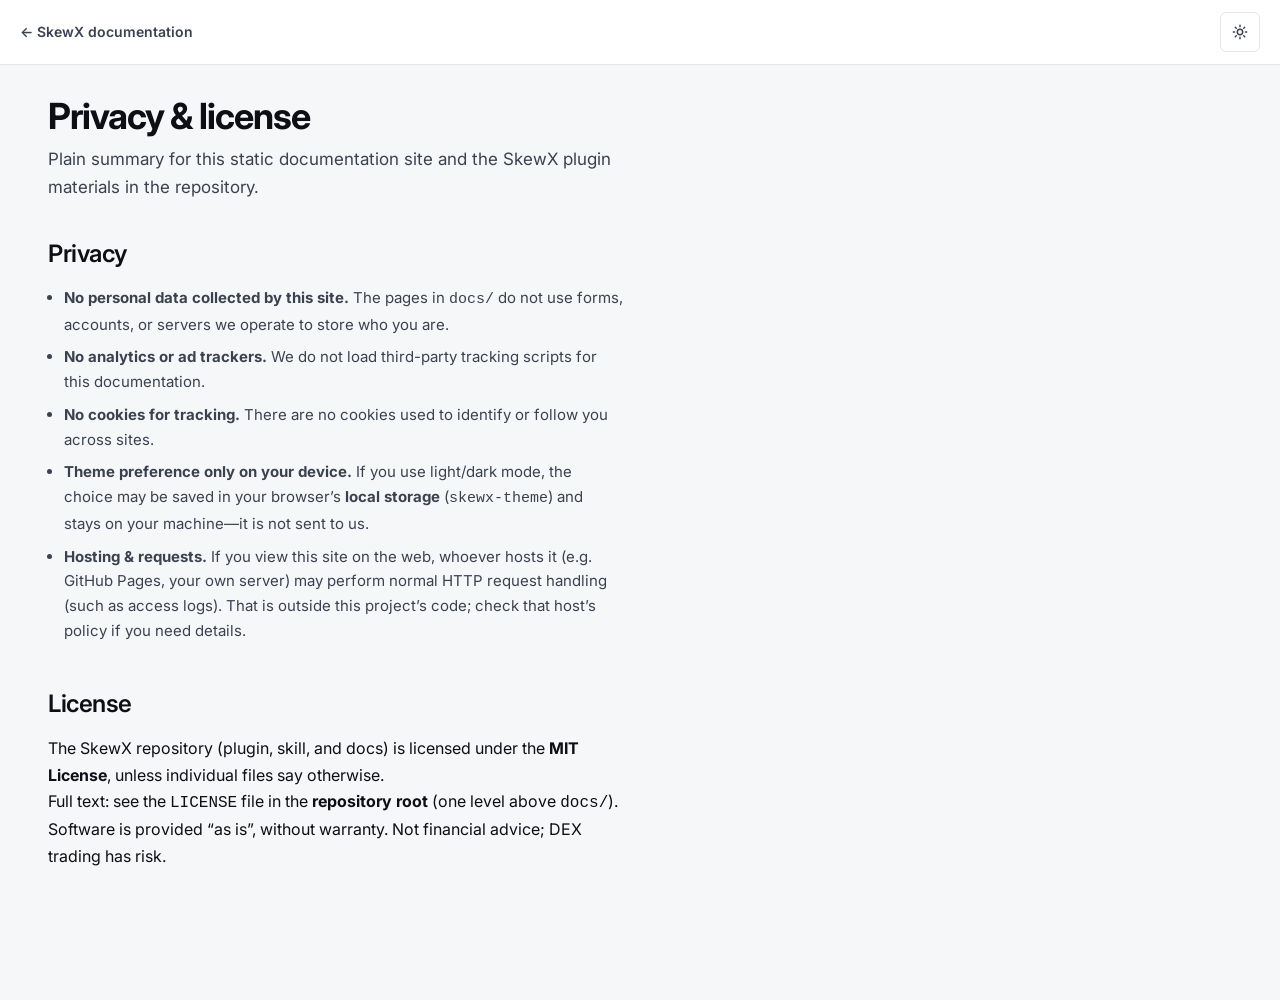
<file: docs/legal.html>
<!DOCTYPE html>
<html lang="en" data-theme="light">
<head>
  <meta charset="UTF-8" />
  <meta name="viewport" content="width=device-width, initial-scale=1.0" />
  <title>Privacy &amp; license — SkewX</title>
  <link rel="icon" href="favicon.ico" type="image/x-icon" sizes="any" />
  <link rel="preconnect" href="https://fonts.googleapis.com" />
  <link rel="preconnect" href="https://fonts.gstatic.com" crossorigin />
  <link href="https://fonts.googleapis.com/css2?family=DM+Mono:ital,wght@0,300;0,400;0,500;1,400&family=Inter:ital,opsz,wght@0,14..32,400;0,14..32,500;0,14..32,600;0,14..32,700;1,14..32,400&display=swap" rel="stylesheet" />
  <link rel="stylesheet" href="style.css" />
</head>
<body class="page-legal">
  <header class="legal-mini-header">
    <a href="index.html" class="legal-mini-link">← SkewX documentation</a>
    <button type="button" class="theme-toggle" id="themeToggle" aria-label="Toggle theme">
      <span class="icon-sun">
        <svg width="16" height="16" viewBox="0 0 24 24" fill="none" stroke="currentColor" stroke-width="2.2" stroke-linecap="round" stroke-linejoin="round"><circle cx="12" cy="12" r="4"/><path d="M12 2v2M12 20v2M4.93 4.93l1.41 1.41M17.66 17.66l1.41 1.41M2 12h2M20 12h2M6.34 17.66l-1.41 1.41M19.07 4.93l-1.41 1.41"/></svg>
      </span>
      <span class="icon-moon">
        <svg width="16" height="16" viewBox="0 0 24 24" fill="none" stroke="currentColor" stroke-width="2.2" stroke-linecap="round" stroke-linejoin="round"><path d="M21 12.79A9 9 0 1 1 11.21 3 7 7 0 0 0 21 12.79z"/></svg>
      </span>
    </button>
  </header>

  <main class="main legal-main">
    <div class="content-wrap legal-wrap">

      <h1 class="page-title legal-title">Privacy &amp; license</h1>
      <p class="page-lead legal-lead">Plain summary for this static documentation site and the SkewX plugin materials in the repository.</p>

      <section class="legal-section" aria-labelledby="privacy-heading">
        <h2 class="section-title" id="privacy-heading">Privacy</h2>
        <ul class="doc-list legal-list">
          <li><strong>No personal data collected by this site.</strong> The pages in <code>docs/</code> do not use forms, accounts, or servers we operate to store who you are.</li>
          <li><strong>No analytics or ad trackers.</strong> We do not load third-party tracking scripts for this documentation.</li>
          <li><strong>No cookies for tracking.</strong> There are no cookies used to identify or follow you across sites.</li>
          <li><strong>Theme preference only on your device.</strong> If you use light/dark mode, the choice may be saved in your browser’s <strong>local storage</strong> (<code>skewx-theme</code>) and stays on your machine—it is not sent to us.</li>
          <li><strong>Hosting &amp; requests.</strong> If you view this site on the web, whoever hosts it (e.g. GitHub Pages, your own server) may perform normal HTTP request handling (such as access logs). That is outside this project’s code; check that host’s policy if you need details.</li>
        </ul>
      </section>

      <section class="legal-section" aria-labelledby="license-heading">
        <h2 class="section-title" id="license-heading">License</h2>
        <p>The SkewX repository (plugin, skill, and docs) is licensed under the <strong>MIT License</strong>, unless individual files say otherwise.</p>
        <p>Full text: see the <code>LICENSE</code> file in the <strong>repository root</strong> (one level above <code>docs/</code>).</p>
        <p class="muted-line">Software is provided “as is”, without warranty. Not financial advice; DEX trading has risk.</p>
      </section>
    </div>
  </main>

  <script src="script.js"></script>
</body>
</html>
</file>
<file: docs/style.css>
/* ═══════════════════════════════════════════════════════
   SkewX Docs — Design System
   Fonts: Inter (UI) + DM Mono (code)
   ═══════════════════════════════════════════════════════ */

/* ── TOKENS ─────────────────────────────────────────── */
:root {
  --accent: #00d4aa;
  --accent-dim: rgba(0, 212, 170, 0.12);
  --accent-border: rgba(0, 212, 170, 0.3);

  --sidebar-w: 268px;
  --otp-w: 200px;
  --topbar-h: 56px;
  --content-max: 740px;
  --radius-sm: 6px;
  --radius-md: 10px;
  --radius-lg: 14px;

  --t: 0.18s ease;
}

[data-theme="light"] {
  --bg: #f6f7f9;
  --bg-elevated: #ffffff;
  --bg-sidebar: #ffffff;
  --bg-code: #f1f3f6;
  --border: #e4e6eb;
  --border-strong: #cdd0d8;
  --text: #0d0f14;
  --text-2: #3c4150;
  --text-3: #6b7280;
  --text-inv: #ffffff;
  --shadow-sm: 0 1px 3px rgba(0,0,0,0.06);
  --shadow-md: 0 4px 16px rgba(0,0,0,0.08);
  --shadow-lg: 0 12px 40px rgba(0,0,0,0.12);
}

[data-theme="dark"] {
  --bg: #0b0d12;
  --bg-elevated: #111520;
  --bg-sidebar: #0e1118;
  --bg-code: #090c12;
  --border: #1e2535;
  --border-strong: #2a3347;
  --text: #eef0f5;
  --text-2: #a8b1c6;
  --text-3: #5a6578;
  --text-inv: #0b0d12;
  --shadow-sm: 0 1px 3px rgba(0,0,0,0.3);
  --shadow-md: 0 4px 16px rgba(0,0,0,0.4);
  --shadow-lg: 0 12px 40px rgba(0,0,0,0.5);
}

*, *::before, *::after { box-sizing: border-box; margin: 0; padding: 0; }
html { scroll-behavior: smooth; font-size: 16px; }
body {
  font-family: 'Inter', system-ui, -apple-system, BlinkMacSystemFont, 'Segoe UI', sans-serif;
  background: var(--bg);
  color: var(--text);
  line-height: 1.65;
  -webkit-font-smoothing: antialiased;
  transition: background var(--t), color var(--t);
}
a { color: var(--accent); text-decoration: none; }
a:hover { text-decoration: underline; text-underline-offset: 3px; }
img, svg { display: block; }

/* ── SIDEBAR ─────────────────────────────────────────── */
.sidebar {
  position: fixed;
  top: 0; left: 0; bottom: 0;
  width: var(--sidebar-w);
  background: var(--bg-sidebar);
  border-right: 1px solid var(--border);
  overflow-y: auto;
  overflow-x: hidden;
  z-index: 100;
  transition: transform var(--t), background var(--t), border-color var(--t);
  scrollbar-width: thin;
  scrollbar-color: var(--border-strong) transparent;
}
.sidebar::-webkit-scrollbar { width: 4px; }
.sidebar::-webkit-scrollbar-thumb { background: var(--border-strong); border-radius: 2px; }

.sidebar-inner {
  display: flex;
  flex-direction: column;
  min-height: 100%;
  padding: 0 0 1.5rem;
}

.brand {
  display: flex;
  align-items: center;
  gap: 8px;
  padding: 14px 16px 12px;
  border-bottom: 1px solid var(--border);
}
.brand-mark {
  flex-shrink: 0;
  width: 36px;
  height: 36px;
  display: flex;
  align-items: center;
  justify-content: center;
  line-height: 0;
}
.brand-logo {
  display: block;
  width: 100%;
  height: 100%;
  max-width: 36px;
  max-height: 36px;
  object-fit: contain;
  object-position: center;
  border-radius: 8px;
}
.brand-text {
  display: flex;
  flex-direction: column;
  gap: 3px;
}
.brand-name {
  font-size: 0.98rem;
  font-weight: 700;
  letter-spacing: -0.03em;
  color: var(--text);
  line-height: 1;
}
.brand-tag {
  font-size: 0.55rem;
  font-weight: 600;
  text-transform: uppercase;
  letter-spacing: 0.08em;
  color: var(--accent);
  background: var(--accent-dim);
  padding: 1px 5px;
  border-radius: 3px;
  width: fit-content;
}

.search-wrap {
  padding: 14px 12px 10px;
  position: relative;
}
.search-box {
  display: flex;
  align-items: center;
  gap: 8px;
  background: var(--bg);
  border: 1px solid var(--border);
  border-radius: var(--radius-md);
  padding: 0 10px;
  height: 36px;
  cursor: text;
  transition: border-color var(--t), box-shadow var(--t);
}
.search-box:focus-within {
  border-color: var(--accent);
  box-shadow: 0 0 0 3px var(--accent-dim);
}
.search-icon { color: var(--text-3); flex-shrink: 0; }
#searchInput {
  flex: 1;
  border: none;
  outline: none;
  background: transparent;
  color: var(--text);
  font-family: 'Inter', system-ui, sans-serif;
  font-size: 0.8125rem;
}
#searchInput::placeholder { color: var(--text-3); }
.search-kbd {
  font-size: 0.65rem;
  color: var(--text-3);
  background: var(--bg-elevated);
  border: 1px solid var(--border);
  border-radius: 4px;
  padding: 1px 5px;
  font-family: 'DM Mono', monospace;
  flex-shrink: 0;
}
.search-results {
  position: absolute;
  top: calc(100% - 4px);
  left: 12px; right: 12px;
  background: var(--bg-elevated);
  border: 1px solid var(--border);
  border-radius: var(--radius-md);
  box-shadow: var(--shadow-lg);
  z-index: 200;
  overflow: hidden;
  max-height: 320px;
  overflow-y: auto;
}
.search-result-item {
  display: flex;
  flex-direction: column;
  gap: 2px;
  padding: 10px 14px;
  cursor: pointer;
  border-bottom: 1px solid var(--border);
  transition: background var(--t);
}
.search-result-item:last-child { border-bottom: none; }
.search-result-item:hover, .search-result-item.highlighted { background: var(--accent-dim); }
.sri-title { font-size: 0.8125rem; font-weight: 600; color: var(--text); }
.sri-section { font-size: 0.7rem; color: var(--text-3); font-weight: 400; }
.search-empty { padding: 14px; font-size: 0.8rem; color: var(--text-3); text-align: center; }

.nav {
  padding: 6px 0 10px;
  flex: 1;
  display: flex;
  flex-direction: column;
  gap: 0;
}
.nav-spacer {
  display: block;
  height: 8px;
  flex-shrink: 0;
}
.nav-link {
  display: block;
  font-size: 0.8125rem;
  font-weight: 400;
  color: var(--text-2);
  padding: 5px 16px;
  border-radius: 0;
  transition: color var(--t), background var(--t);
  position: relative;
  letter-spacing: -0.01em;
  line-height: 1.35;
}
.nav-link::before {
  content: '';
  position: absolute;
  left: 0; top: 50%;
  transform: translateY(-50%);
  width: 2px; height: 0;
  background: var(--accent);
  border-radius: 0 2px 2px 0;
  transition: height var(--t);
}
.nav-link:hover {
  color: var(--text);
  background: var(--accent-dim);
  text-decoration: none;
}
.nav-link.active {
  color: var(--accent);
  font-weight: 600;
  background: var(--accent-dim);
}
.nav-link.active::before { height: 14px; }

.doc-section .muted-line {
  font-size: 0.875rem;
  color: var(--text-3);
  margin-top: 1rem;
  max-width: 62ch;
}

.sidebar-footer {
  display: flex;
  flex-wrap: wrap;
  gap: 4px;
  padding: 14px 16px 0;
  border-top: 1px solid var(--border);
  margin-top: auto;
}
.footer-link {
  font-size: 0.75rem;
  color: var(--text-3);
  padding: 4px 8px;
  border-radius: var(--radius-sm);
  transition: color var(--t), background var(--t);
}
.footer-link:hover { color: var(--text); background: var(--bg); text-decoration: none; }

/* ── TOPBAR ────────────────────────────────────────── */
.topbar {
  display: none;
  position: fixed;
  top: 0;
  left: 0;
  right: 0;
  height: var(--topbar-h);
  min-height: var(--topbar-h);
  background: var(--bg-sidebar);
  border-bottom: 1px solid var(--border);
  z-index: 600;
  align-items: center;
  padding: 0 12px;
  gap: 8px;
  box-shadow: var(--shadow-sm);
}
.topbar-title {
  flex: 1;
  font-size: 0.9375rem;
  font-weight: 700;
  letter-spacing: -0.03em;
  color: var(--text);
}
.topbar-actions {
  display: flex;
  align-items: center;
  gap: 6px;
}
.hamburger {
  display: flex;
  flex-direction: column;
  justify-content: center;
  align-items: center;
  gap: 5px;
  width: 40px;
  height: 40px;
  padding: 0;
  background: transparent;
  border: 1px solid var(--border);
  border-radius: var(--radius-sm);
  cursor: pointer;
  flex-shrink: 0;
  transition: border-color var(--t), background var(--t), color var(--t);
  color: var(--text-2);
  -webkit-tap-highlight-color: transparent;
}
.hamburger:hover,
.hamburger:focus-visible {
  border-color: var(--accent);
  color: var(--accent);
  background: var(--accent-dim);
}
.hamburger span {
  display: block;
  width: 18px;
  height: 2px;
  background-color: currentColor;
  border-radius: 1px;
  transition: transform var(--t), opacity var(--t);
}
.hamburger.open span:nth-child(1) { transform: translateY(6.5px) rotate(45deg); }
.hamburger.open span:nth-child(2) { opacity: 0; }
.hamburger.open span:nth-child(3) { transform: translateY(-6.5px) rotate(-45deg); }

.theme-toggle {
  display: flex;
  align-items: center;
  justify-content: center;
  width: 40px;
  height: 40px;
  background: transparent;
  border: 1px solid var(--border);
  border-radius: var(--radius-sm);
  color: var(--text-2);
  cursor: pointer;
  transition: border-color var(--t), color var(--t), background var(--t);
  flex-shrink: 0;
  -webkit-tap-highlight-color: transparent;
}
.theme-toggle svg {
  stroke: currentColor;
  flex-shrink: 0;
}
.theme-toggle:hover,
.theme-toggle:focus-visible {
  border-color: var(--accent);
  color: var(--accent);
  background: var(--accent-dim);
}
[data-theme="light"] .icon-moon {
  display: none;
}
[data-theme="dark"] .icon-sun {
  display: none;
}

.theme-toggle.desktop-only {
  position: fixed;
  top: 14px;
  right: 16px;
  z-index: 120;
  background: var(--bg-sidebar);
  box-shadow: var(--shadow-sm);
}

.overlay {
  display: none;
  position: fixed;
  left: 0;
  right: 0;
  bottom: 0;
  top: var(--topbar-h);
  background: rgba(0, 0, 0, 0.45);
  z-index: 440;
  backdrop-filter: blur(2px);
}
.overlay.active {
  display: block;
}

.main {
  margin-left: var(--sidebar-w);
  min-height: 100vh;
  position: relative;
}
.content-wrap {
  max-width: calc(var(--content-max) + var(--otp-w) + 3rem);
  padding: 2.5rem 3rem 6rem 3rem;
  position: relative;
}

.site-footer {
  margin-top: 2.5rem;
  padding-top: 1.5rem;
  padding-bottom: 0.5rem;
  border-top: 1px solid var(--border);
  max-width: var(--content-max);
}
.site-footer-inner {
  display: flex;
  flex-wrap: wrap;
  align-items: baseline;
  gap: 0.35rem 0.65rem;
  font-size: 0.8125rem;
  line-height: 1.5;
}
.site-footer-link {
  font-weight: 600;
  color: var(--text-2);
  text-decoration: none;
}
.site-footer-link:hover {
  color: var(--accent);
  text-decoration: underline;
  text-underline-offset: 3px;
}
.site-footer-sep {
  color: var(--border-strong);
  user-select: none;
}
.site-footer-note {
  color: var(--text-3);
  font-weight: 400;
}

.on-this-page {
  position: fixed;
  top: 2.5rem;
  right: max(2rem, calc(50vw - var(--sidebar-w)/2 - var(--content-max)/2 - var(--otp-w) - 1rem));
  width: var(--otp-w);
  padding-top: 0.25rem;
}
.otp-title {
  font-size: 0.65rem;
  font-weight: 700;
  text-transform: uppercase;
  letter-spacing: 0.12em;
  color: var(--text-3);
  margin-bottom: 10px;
}
.otp-nav { display: flex; flex-direction: column; gap: 2px; }
.otp-link {
  font-size: 0.78125rem;
  color: var(--text-3);
  padding: 4px 8px;
  border-left: 2px solid var(--border);
  transition: color var(--t), border-color var(--t);
  line-height: 1.4;
}
.otp-link:hover { color: var(--text); text-decoration: none; border-left-color: var(--border-strong); }
.otp-link.active { color: var(--accent); border-left-color: var(--accent); font-weight: 600; }

.doc-section { max-width: var(--content-max); }
.section-divider {
  max-width: var(--content-max);
  height: 1px;
  background: var(--border);
  margin: 3rem 0;
}
.breadcrumb {
  display: flex;
  align-items: center;
  gap: 6px;
  font-size: 0.75rem;
  color: var(--text-3);
  margin-bottom: 1.25rem;
  font-weight: 500;
}
.bc-sep { color: var(--border-strong); }

.page-title {
  font-family: 'Inter', system-ui, sans-serif;
  font-size: 2.25rem;
  font-weight: 700;
  letter-spacing: -0.03em;
  color: var(--text);
  line-height: 1.1;
  margin-bottom: 1rem;
}
.page-lead {
  font-size: 1.0625rem;
  color: var(--text-2);
  line-height: 1.7;
  max-width: 52ch;
  margin-bottom: 2rem;
}
.section-title {
  font-family: 'Inter', system-ui, sans-serif;
  font-size: 1.5rem;
  font-weight: 600;
  letter-spacing: -0.02em;
  color: var(--text);
  margin-bottom: 0.75rem;
}
.doc-section h3 {
  font-family: 'Inter', system-ui, sans-serif;
  font-size: 1rem;
  font-weight: 600;
  letter-spacing: -0.015em;
  color: var(--text);
  margin: 2rem 0 0.75rem;
}

.subsection-title {
  font-family: 'Inter', system-ui, sans-serif;
  font-size: 0.9375rem;
  font-weight: 600;
  color: var(--text);
  margin: 1.75rem 0 0.5rem;
}

.doc-note {
  font-size: 0.875rem;
  color: var(--text-3);
  line-height: 1.6;
  max-width: 62ch;
  margin-top: 1rem;
  padding: 0.75rem 1rem;
  background: var(--bg-code);
  border-radius: var(--radius-sm);
  border: 1px solid var(--border);
}

.doc-list {
  margin: 0.75rem 0 1rem 1.25rem;
  color: var(--text-2);
  font-size: 0.9375rem;
  line-height: 1.65;
  max-width: 62ch;
}
.doc-list li {
  margin-bottom: 0.5rem;
}
.doc-list.ordered {
  list-style: decimal;
}

.doc-mono-block {
  font-family: 'DM Mono', ui-monospace, monospace;
  font-size: 0.8125rem;
  color: var(--text-2);
  line-height: 1.6;
  margin: 0.5rem 0 1rem;
}

.path-inline {
  font-family: 'DM Mono', ui-monospace, monospace;
  font-size: 0.875rem;
  background: var(--bg-code);
  padding: 2px 6px;
  border-radius: 4px;
  border: 1px solid var(--border);
}

.step-inline {
  margin: 0;
  max-width: none;
}

.formula-block {
  margin: 0.75rem 0 1rem;
}
.formula-block pre {
  margin: 0;
  padding: 1rem 1.125rem;
  overflow-x: auto;
}
.formula-block code {
  font-size: 0.8125rem;
  line-height: 1.5;
}
.doc-section p {
  font-size: 0.9375rem;
  color: var(--text-2);
  line-height: 1.7;
  margin-bottom: 1rem;
  max-width: 62ch;
}

.card-grid {
  display: grid;
  grid-template-columns: repeat(3, 1fr);
  gap: 1rem;
  margin: 2rem 0;
}
.feature-card {
  background: var(--bg-elevated);
  border: 1px solid var(--border);
  border-radius: var(--radius-lg);
  padding: 1.25rem 1.25rem 1.5rem;
  transition: border-color var(--t), box-shadow var(--t), transform var(--t);
}
.feature-card:hover {
  border-color: var(--border-strong);
  background: var(--bg);
}
.feature-card h3 {
  font-size: 0.9375rem;
  margin: 0 0 0.5rem;
  font-weight: 700;
  color: var(--text);
}
.feature-card p {
  font-size: 0.875rem;
  color: var(--text-2);
  margin: 0;
  line-height: 1.6;
  max-width: none;
}

.callout {
  padding: 1rem 1.25rem;
  border-radius: var(--radius-md);
  border: 1px solid var(--border);
  margin: 1.5rem 0;
  font-size: 0.875rem;
  color: var(--text-2);
  line-height: 1.65;
  background: var(--bg-elevated);
}
.callout p {
  margin: 0;
  max-width: none;
  font-size: inherit;
  color: inherit;
}
.callout-info {
  border-left: 3px solid var(--accent);
  background: var(--accent-dim);
}
.callout-warning {
  border-left: 3px solid var(--border-strong);
  background: var(--bg-code);
}
.callout-danger {
  border-left: 3px solid var(--border-strong);
  background: var(--bg-code);
}
.callout strong { color: var(--text); font-weight: 600; }
.callout code { font-size: 0.82em; }

.steps { display: flex; flex-direction: column; gap: 0; margin: 1.5rem 0; }
.step {
  display: flex;
  gap: 1.125rem;
  position: relative;
  padding-bottom: 1.75rem;
}
.step::before {
  content: '';
  position: absolute;
  left: 18px;
  top: 38px;
  bottom: 0;
  width: 1px;
  background: var(--border);
}
.step:last-child::before { display: none; }
.step-num {
  flex-shrink: 0;
  width: 36px;
  height: 36px;
  background: var(--bg-elevated);
  color: var(--text-2);
  border: 1px solid var(--border-strong);
  font-size: 0.8125rem;
  font-weight: 700;
  display: flex;
  align-items: center;
  justify-content: center;
  border-radius: var(--radius-md);
  z-index: 1;
}
.step-body { flex: 1; padding-top: 6px; }
.step-body h4 {
  font-size: 0.9375rem;
  font-weight: 700;
  letter-spacing: -0.02em;
  color: var(--text);
  margin-bottom: 0.75rem;
}

.code-block {
  background: var(--bg-code);
  border: 1px solid var(--border);
  border-radius: var(--radius-md);
  overflow: hidden;
  margin: 0.75rem 0;
  font-family: 'DM Mono', ui-monospace, monospace;
}
.code-header {
  display: flex;
  align-items: center;
  justify-content: space-between;
  padding: 8px 14px;
  background: var(--bg-elevated);
  border-bottom: 1px solid var(--border);
}
.code-lang {
  font-size: 0.7rem;
  font-weight: 500;
  text-transform: uppercase;
  letter-spacing: 0.1em;
  color: var(--text-3);
  font-family: 'DM Mono', monospace;
}
.copy-btn {
  font-size: 0.7rem;
  font-weight: 600;
  color: var(--text-3);
  background: transparent;
  border: 1px solid var(--border);
  border-radius: 4px;
  padding: 3px 8px;
  cursor: pointer;
  font-family: 'Inter', system-ui, sans-serif;
  transition: color var(--t), border-color var(--t), background var(--t);
}
.copy-btn:hover { color: var(--accent); border-color: var(--accent-border); }
.copy-btn.copied { color: var(--accent); border-color: var(--accent-border); background: var(--accent-dim); }
.code-block pre {
  padding: 1rem 1.25rem;
  overflow-x: auto;
  margin: 0;
  line-height: 1.6;
}
.code-block pre code {
  font-size: 0.84375rem;
  color: var(--text-2);
  background: transparent;
  border: none;
  padding: 0;
  font-family: inherit;
  white-space: pre;
}
.kw { color: #7c9cf5; }
.fn { color: var(--accent); }
.str { color: #f0a070; }
.num { color: #e891bc; }
.comment { color: var(--text-3); font-style: italic; }
.doc-section code {
  font-family: 'DM Mono', monospace;
  font-size: 0.82em;
  color: var(--accent);
  background: var(--accent-dim);
  padding: 2px 6px;
  border-radius: 4px;
  border: 1px solid var(--accent-border);
}

.tabs { margin: 1.25rem 0; }
.tab-list {
  display: flex;
  gap: 2px;
  border-bottom: 1px solid var(--border);
  margin-bottom: 0;
}
.tab-btn {
  font-family: 'Inter', system-ui, sans-serif;
  font-size: 0.8125rem;
  font-weight: 600;
  color: var(--text-3);
  background: transparent;
  border: none;
  border-bottom: 2px solid transparent;
  padding: 8px 14px;
  cursor: pointer;
  margin-bottom: -1px;
  transition: color var(--t), border-color var(--t);
  letter-spacing: -0.01em;
}
.tab-btn:hover { color: var(--text); }
.tab-btn.active { color: var(--accent); border-bottom-color: var(--accent); }
.tab-panel { display: none; }
.tab-panel.active { display: block; }

.data-table {
  width: 100%;
  border-collapse: collapse;
  font-size: 0.875rem;
  margin: 1.25rem 0 1.75rem;
  border: 1px solid var(--border);
  border-radius: var(--radius-md);
  overflow: hidden;
}
.data-table th {
  background: var(--bg-elevated);
  color: var(--text);
  font-weight: 700;
  font-size: 0.75rem;
  text-transform: uppercase;
  letter-spacing: 0.06em;
  padding: 10px 14px;
  text-align: left;
  border-bottom: 1px solid var(--border);
  white-space: nowrap;
}
.data-table td {
  padding: 10px 14px;
  color: var(--text-2);
  border-bottom: 1px solid var(--border);
  vertical-align: top;
  line-height: 1.5;
}
.data-table tr:last-child td { border-bottom: none; }
.data-table tr:hover td { background: var(--accent-dim); }

.endpoint {
  border: 1px solid var(--border);
  border-radius: var(--radius-md);
  overflow: hidden;
  margin: 1rem 0;
  transition: border-color var(--t);
}
.endpoint:hover { border-color: var(--border-strong); }
.endpoint-header {
  display: flex;
  align-items: center;
  gap: 10px;
  padding: 12px 16px;
  background: var(--bg-elevated);
  flex-wrap: wrap;
}
.method {
  font-family: 'DM Mono', monospace;
  font-size: 0.7rem;
  font-weight: 500;
  padding: 3px 8px;
  border-radius: 4px;
  flex-shrink: 0;
  letter-spacing: 0.04em;
}
.method.get { background: rgba(0, 212, 170, 0.12); color: #00d4aa; border: 1px solid rgba(0,212,170,0.25); }
.method.post { background: rgba(99, 102, 241, 0.12); color: #818cf8; border: 1px solid rgba(99,102,241,0.25); }
.method.soon { background: var(--accent-dim); color: var(--accent); border: 1px solid var(--accent-border); }
.endpoint-path {
  font-family: 'DM Mono', monospace;
  font-size: 0.84375rem;
  color: var(--text);
  background: transparent;
  border: none;
  padding: 0;
}
.endpoint-desc {
  font-size: 0.8125rem;
  color: var(--text-3);
  margin-left: auto;
}
.endpoint .code-block {
  border-radius: 0;
  border: none;
  border-top: 1px solid var(--border);
  margin: 0;
}

@media (max-width: 1280px) {
  .on-this-page { display: none; }
  .content-wrap { max-width: var(--content-max); }
}

@media (max-width: 900px) {
  .content-wrap { padding: 2rem 2rem 5rem; }
  .card-grid { grid-template-columns: 1fr; gap: 0.75rem; }
  .page-title { font-size: 2rem; }
}

@media (max-width: 768px) {
  .topbar {
    display: flex !important;
    box-sizing: border-box;
    padding-top: env(safe-area-inset-top, 0px);
    padding-left: max(12px, env(safe-area-inset-left, 0px));
    padding-right: max(12px, env(safe-area-inset-right, 0px));
    min-height: calc(var(--topbar-h) + env(safe-area-inset-top, 0px));
    height: auto;
  }
  .theme-toggle.desktop-only {
    display: none !important;
  }

  /* Drawer only on small screens — never show as a left column */
  .sidebar {
    position: fixed !important;
    top: 0 !important;
    left: 0 !important;
    bottom: 0 !important;
    width: min(288px, 88vw) !important;
    max-width: 100vw;
    z-index: 480 !important;
    transform: translate3d(-100%, 0, 0) !important;
    transition: transform 0.28s cubic-bezier(0.4, 0, 0.2, 1);
    box-shadow: none;
    border-right: 1px solid var(--border);
    padding-top: env(safe-area-inset-top, 0);
    pointer-events: none;
  }
  .sidebar.open {
    transform: translate3d(0, 0, 0) !important;
    box-shadow: var(--shadow-lg);
    pointer-events: auto;
  }

  /* Overlay sits under topbar so hamburger/theme stay tappable */
  .overlay {
    z-index: 440;
    top: calc(var(--topbar-h) + env(safe-area-inset-top, 0px));
  }

  .main {
    margin-left: 0 !important;
    width: 100% !important;
    max-width: 100% !important;
    padding-top: calc(var(--topbar-h) + env(safe-area-inset-top, 0px));
  }

  .content-wrap {
    padding: 1.25rem 1rem 4rem;
    padding-left: max(1rem, env(safe-area-inset-left));
    padding-right: max(1rem, env(safe-area-inset-right));
  }
  .page-title {
    font-size: 1.625rem;
  }
  .section-title {
    font-size: 1.3125rem;
  }
  .card-grid {
    grid-template-columns: 1fr;
  }
  .data-table {
    display: block;
    overflow-x: auto;
  }
  .endpoint-desc {
    display: none;
  }
}

@media (max-width: 480px) {
  .content-wrap { padding: 1.25rem 1rem 3rem; }
  .page-title { font-size: 1.375rem; }
  .step { gap: 0.75rem; }
}

@media (min-width: 769px) {
  .topbar {
    display: none !important;
  }
  .theme-toggle.desktop-only {
    display: flex !important;
  }
  .sidebar {
    transform: none !important;
  }
  .sidebar.open {
    transform: none !important;
    box-shadow: none !important;
  }
  .overlay {
    display: none !important;
    top: var(--topbar-h);
  }
}

/* ── LEGAL (standalone page) ───────────────────────── */
body.page-legal .sidebar,
body.page-legal .topbar,
body.page-legal .overlay {
  display: none !important;
}
body.page-legal .theme-toggle.desktop-only {
  display: none !important;
}
body.page-legal .main {
  margin-left: 0 !important;
  padding-top: 0 !important;
  width: 100% !important;
  max-width: 100% !important;
}
.legal-mini-header {
  display: flex;
  align-items: center;
  justify-content: space-between;
  gap: 12px;
  padding: 12px 1.25rem;
  border-bottom: 1px solid var(--border);
  background: var(--bg-sidebar);
}
.legal-mini-link {
  font-size: 0.875rem;
  font-weight: 600;
  color: var(--text-2);
  text-decoration: none;
}
.legal-mini-link:hover {
  color: var(--accent);
  text-decoration: none;
}
.legal-wrap {
  max-width: 42rem;
  padding-top: 2rem;
}
.legal-title {
  margin-bottom: 0.5rem;
}
.legal-lead {
  margin-bottom: 2rem;
}
.legal-section {
  margin-bottom: 2.5rem;
}
.legal-section .legal-list {
  max-width: none;
  margin-left: 1rem;
}

@media print {
  .sidebar, .topbar, .on-this-page, .overlay { display: none !important; }
  .main { margin-left: 0 !important; }
}
</file>
